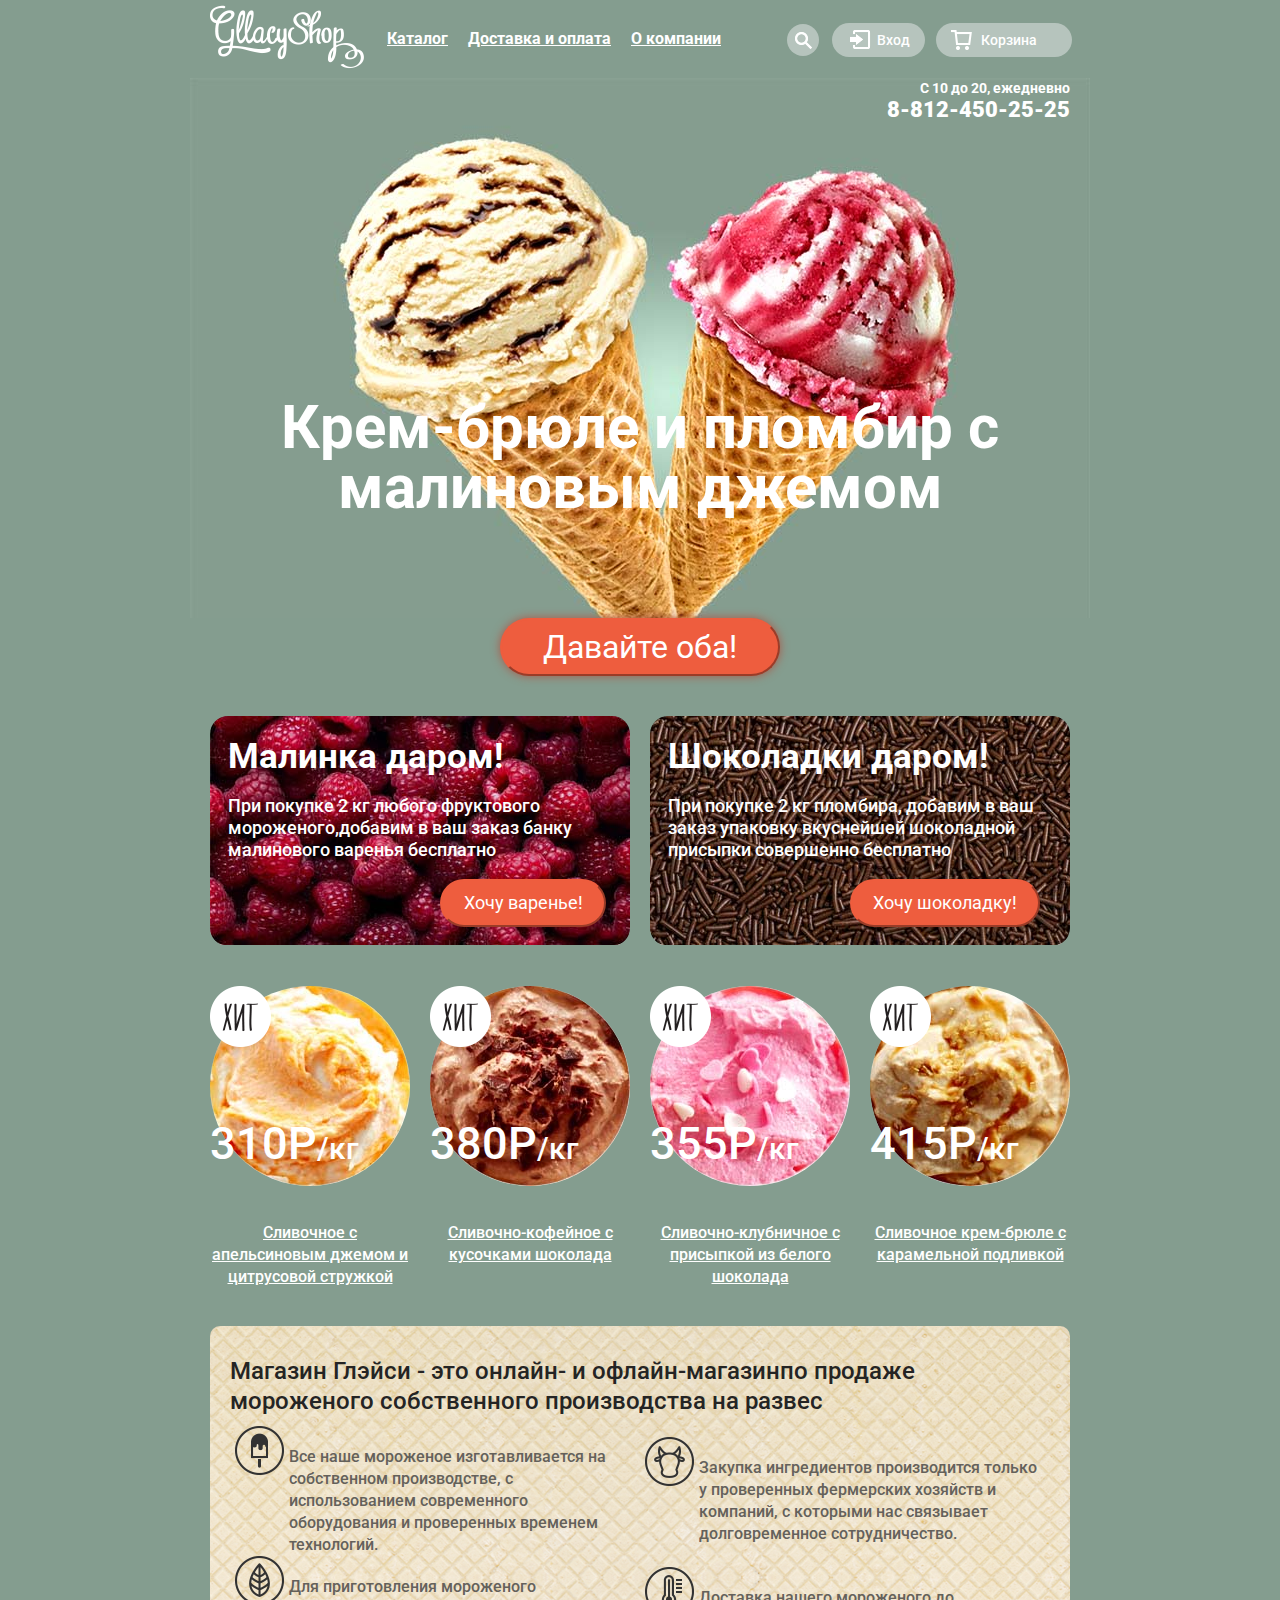
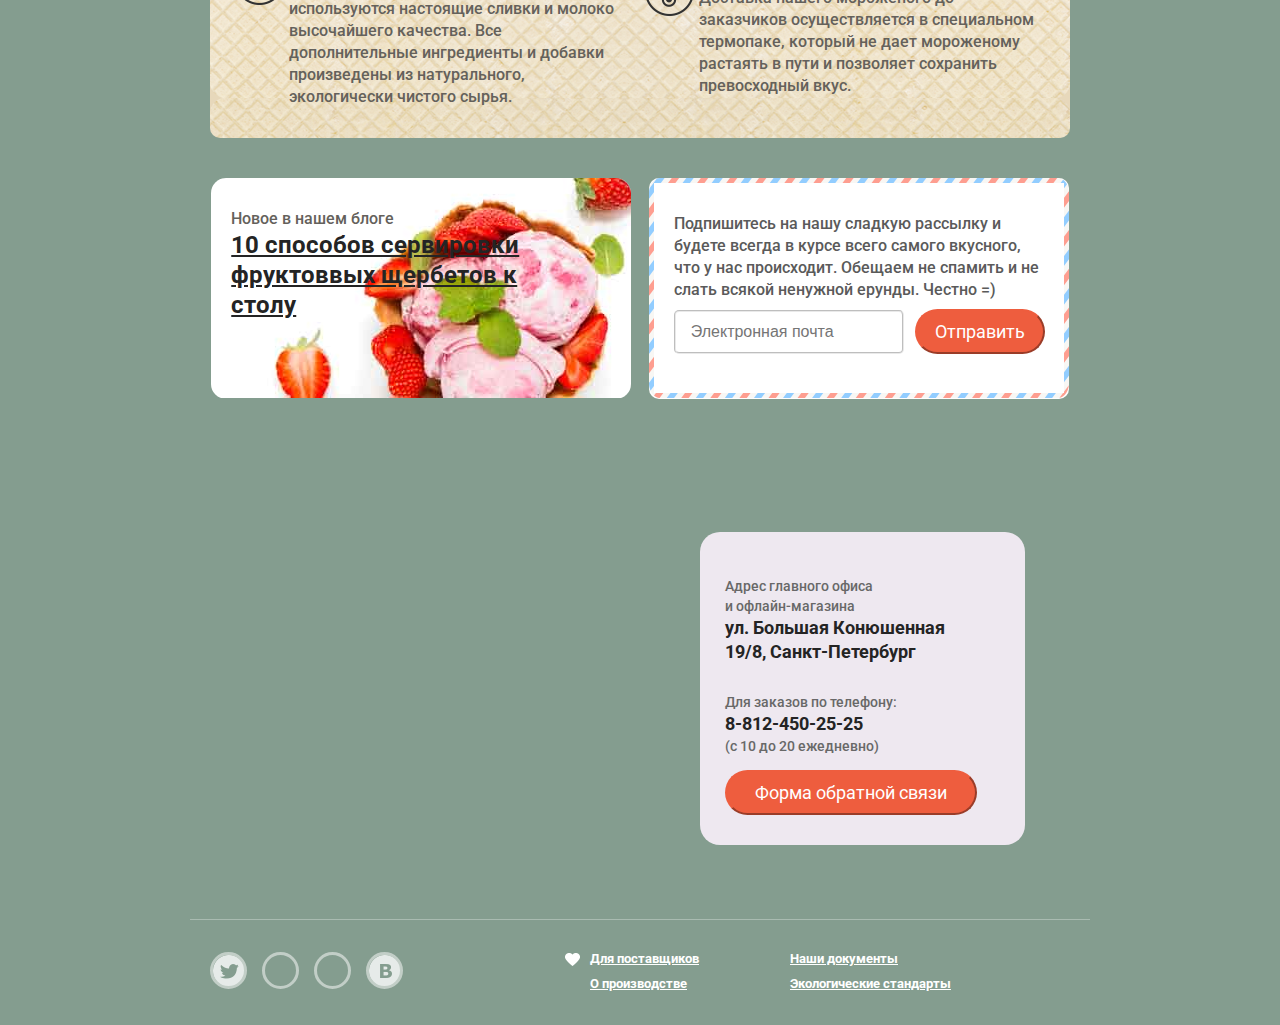
<file: Layout/index.html>
<!DOCTYPE html>
<html>
    <head>
        <meta charset="utf-8">
        <title>Gllacy</title>
        <link href="https://fonts.googleapis.com/css2?family=Roboto:wght@100;500;700&display=swap" rel="stylesheet">
        <link href="style.css" rel="stylesheet">
    </head>
    <body>
        <header class="main-header">
            <nav class="main-navigation">
                <a class="main-header-logo" href="index.html">
                    <img src="img/Logo.png" wieht="154" height="64" alt="Логотип gllacy">
                </a>
            <div class="main-navigation-wrapper">
                <div class="container-main">
                    <ul class="site-navigation">
                        <li class="catalog"><a href="catalog.html">Каталог</a></li>
                        <li class="delivery"><a href="#/">Доставка и оплата</a></li>
                        <li class="company"><a href="#/">О компании</a></li>
                    </ul>
                    <ul class="user-navigation">
                        <li class="search" onclick="classToggle()"><a href="#/"></a></li>
                        <li class="login-link"><a href="#/">Вход</a></li>
                        <li class="bucket"><a href="#/">Корзина</a></li>
                    </ul>
                </div>
            </div>
            </nav>
        </header>
        <div class="container">
            <h1 class="hit-main">Крем-брюле и пломбир с малиновым джемом</h1>
                <p class="schedule">С 10 до 20, ежедневно<br>
                   <b>8-812-450-25-25</b>
                </p>
        </div>
        <button class="button-main">Давайте оба!</button>
        <h2 class="visually-hidden">Акции</h2>
        <div class="stock-colums">
            <section class="stoсk-left">
                <h3 class="stock-name">Малинка даром!</h3>
                    <p>При покупке 2 кг любого фруктового
                        мороженого,добавим в ваш заказ банку
                        малинового варенья бесплатно
                    </p>   
                <button class="button-left">Хочу варенье!</button>
            </section>
            <section class="stock-right">
                <h3 class="stock-name">Шоколадки даром!</h3>
                    <p>При покупке 2 кг пломбира, добавим в ваш
                        заказ упаковку вкуснейшей шоколадной
                        присыпки совершенно бесплатно
                    </p>
                <button class="button-right">Хочу шоколадку!</button>
            </section>
        </div>
        <ul class="hit">
            <li class="hit-item hit-item--orange"><img src="img/hit.png" alt="Хит">
                <b>310Р</b>
                <a href="#/" class="hit-info">Сливочное с апельсиновым джемом и цитрусовой стружкой</a>
            </li>
            <li class="hit-item hit-item--cofe"><img src="img/hit.png" alt="Хит">
                <b>380Р</b>
                <a href="#/" class="hit-info">Сливочно-кофейное с кусочками шоколада</a>
            </li>
            <li class="hit-item hit-item--strawberry"><img src="img/hit.png" alt="Хит">
                <b>355Р</b>
                <a href="#/" class="hit-info">Cливочно-клубничное с присыпкой из белого шоколада</a>
            </li>
            <li class="hit-item hit-item--crem"><img src="img/hit.png" alt="Хит"><b>415Р</b>
                <a href="#/" class="hit-info">Сливочное крем-брюле с карамельной подливкой</a>
            </li>
        </ul>
        <section class="features-bg">
        <h4>Магазин Глэйси - это онлайн- и офлайн-магазинпо продаже
            мороженого собственного производства на развес
        </h4>
        <ul class="features">
            <li class="features-items"><img src="img/ice_cream.png" width="49" height="49"> 
                <p>Все наше мороженое изготавливается на
                    собственном производстве, с использованием
                    современного оборудования и проверенных
                    временем технологий.
                </p>
            </li>
            <li class="features-items"><img src="img/cow.png" width="49" height="49"> 
                <p>Закупка ингредиентов  производится только у
                    проверенных фермерских хозяйств и компаний,
                    с которыми нас связывает долговременное
                    сотрудничество.
                </p>
            </li>
            <li class="features-items"><img src="img/sheet.png" width="49" height="49"> 
                <p>Для приготовления мороженого используются
                    настоящие сливки и молоко высочайшего
                    качества. Все дополнительные ингредиенты
                    и добавки произведены из натурального,
                    экологически чистого сырья.
                </p>
            </li>
            <li class="features-items"><img src="img/thermometer.png" width="49" height="49"> 
                <p>Доставка нашего мороженого до заказчиков
                    осуществляется в специальном термопаке,
                    который не дает мороженому растаять в пути и
                    позволяет сохранить превосходный вкус.
                </p>
            </li>
        </ul>
        </section>
        <div class="blog-appointment">
        <section class="blog">
            <p class="blog-info">Новое в нашем блоге
                <a href="#/">10 способов сервировки фруктоввых
                    щербетов к столу
                </a>
            </p>
        </section>
        <section class="appointment">
            <p class="appointment-info">Подпишитесь на нашу сладкую рассылку
                и будете всегда в курсе всего самого вкусного, что у
                нас происходит. Обещаем не спамить и не слать
                всякой ненужной ерунды. Честно =)</p>
            <form class="appoinment-form" action="#/" method="post">
                <p class="appoinment-item">
                    <input id="appoinment-mail" type="text" name="mail" value="" placeholder="Электронная почта">
                </p>
            <button class="button" type="submit">Отправить</button>    
            </form>
        </section>
        </div>
        <section class="modal-login">
            <h2>Личный кабинет</h2>
            <p>Введите логин и пароль.</p>
            <form class="login-form" action="#" method="post">
                <p>
                    <label class="visually-hidden" for="user-login"></label>
                    <input class="login-user" type="text" id="user-login" name="login" placeholder="Логин">
                </p>
                <p>
                    <label class="visually-hidden" for="password-login"></label>
                    <input class="login-password" type="password" id="password-login" name="password" placeholder="Пароль">
                </p>
                <p class="login-info">
                    <label class="login-checkbox">
                        <input type="checkbox" name="remember" class="visually-hidden">
                        <span class="checkbox-indicator"></span>
                        Запомнить меня
                    </label>    
                <a class="restore" href="#/">Я забыл пароль!</a>
                </p>
                <button class="login-button" type="submit">Войти</button>
            </form>
            <button class="modal-close" type="button">x</button>
        </section>
        <section id="finder" class="modal-searchoff">
            <input type="text" class="search-text" placeholder="Что ищем?">
        </section>
        <section class="modal-feedback">
            <h2>Мы обязательно вам ответим!</h2>
            <form class="feedback-form" action="#/" method="post">
                <p>
                    <input class="name-user" type="text" placeholder="Как Вас зовут?">
                </p>
                <p>
                    <input class="mail-user" type="text" placeholder="Ваша почта для ответа?">
                </p>
                <button class="feedback-button" type="submit">Отправить</button>
            </form>
            <button class="modal-close" type="button">x</button>
        </section>

        <script>
            function classToggle() {
                finder.classList.toggle("modal-search");
                finder.classList.toggle("modal-searchoff");
            }

            var link = document.querySelector(".login-link");
    
            var popup = document.querySelector(".modal-login");
            var close = popup.querySelector(".modal-close");
    
            var form = popup.querySelector("form");
            var login = popup.querySelector("[name=login]");
            var password = popup.querySelector("[name=password]");
    
            var isStorageSupprot = true;
            var storage = "";
    
            link.addEventListener("click", function(event) {
                event.preventDefault();
                popup.classList.add("modal-show");
    
                if (storage) {
                    login.value = storage;
                    password.focus();
                } else {
                    login.focus();
                }
            });
    
            close.addEventListener("click", function (event) {
                event.preventDefault();
                popup.classList.remove("modal-show");
                popup.classList.remove("modal-error");
            });
    
            form.addEventListener("submit", function(event) {
                if (!login.value || !password.value) {
                    event.preventDefault();
                    popup.classList.remove("modal-error");
                    popup.classList.add("modal-error");
                } else {
                    if (isStorageSupprot) {
                        localStorage.setItem("login", login.value);
                    }
                }
            });
    
            window.addEventListener("keydown", function (event) {
                if (event.keyCode === 27) {
                    event.preventDefault();
                    if (popup.classList.contains("modal-show")) {
                        popup.classList.remove("modal-show");
                        popup.classList.remove("modal-error");
                    }
                }
            });
        </script>   
    <footer class="main-footer">
        <section class="map">
            <iframe src="https://www.google.com/maps/embed?pb=!1m16!1m12!1m3!1d2393.9904400326113!2d30.32160482873139!3d59.93852706126841!2m3!1f0!2f0!3f0!3m2!1i1024!2i768!4f13.1!2m1!1z0YPQuy4g0JHQvtC70YzRiNCw0Y8g0JrQvtC90Y7RiNC10L3QvdCw0Y88YnI-ICAgICAgICAgICAgICAgICAgICAgICAgIDE5LzgsINCh0LDQvdC60YIt0J_QtdGC0LXRgNCx0YPRgNCz!5e0!3m2!1sru!2sru!4v1648576052797!5m2!1sru!2sru" width="900" height="450" style="border:0;" allowfullscreen="" loading="lazy" referrerpolicy="no-referrer-when-downgrade"></iframe>
            <h2 class="visually-hidden">Адрес</h2>
                <div class="map-info">
                    <div class="address">
                        <p>Адрес главного офиса<br> 
                        и офлайн-магазина<br>
                        <b>ул. Большая Конюшенная<br>
                        19/8, Санкт-Петербург</b><br>
                        </p>
                    </div>
                    <div class="number">
                        <p>Для заказов по телефону:<br>
                        <b>8-812-450-25-25</b><br>
                        (с 10 до 20 ежедневно)
                        </p>
                    </div>
                    <button class="button-map">Форма обратной связи</button>
                </div>
        </section>
        <div class="footer-social">
            <div class="container-footer">
                <ul class="social-icons">
                    <li class="social-tw"><a class="social-button" href="#/"></a></li>
                    <li class="social-inst"><a class="social-button" href="#/"></a></li>
                    <li class="social-face"><a class="social-button" href="#/"></a></li>
                    <li class="social-vk"><a class="social-button" href="#/"></a></li>
                </ul>
                <ul class="copyright">
                    <div class="copyright-info">
                        <li class="supl"><a href="#/">Для поставщиков</a></li>
                        <li class="prod"><a href="#/">Наши документы</a></li>
                        <li class="docinfo"><a href="#/">О производстве</a></li>
                        <li class="standart"><a href="#/">Экологические стандарты</a></li>
                    </div>
                </ul>
            </div>
        </div>
        <script>
             var feedbackLink = document.querySelector(".button-map");

            var feedbackPopup = document.querySelector(".modal-feedback");
            var feedbackClose = feedbackPopup.querySelector(".modal-close");

            feedbackLink.addEventListener("click", function(event) {
                event.preventDefault();
                feedbackPopup.classList.add("feedback-show");
            });

            feedbackClose.addEventListener("click", function (event) {
                event.preventDefault();
                feedbackPopup.classList.remove("feedback-show");
            });
        </script>
    </footer>  
    </body>
</html>
</file>
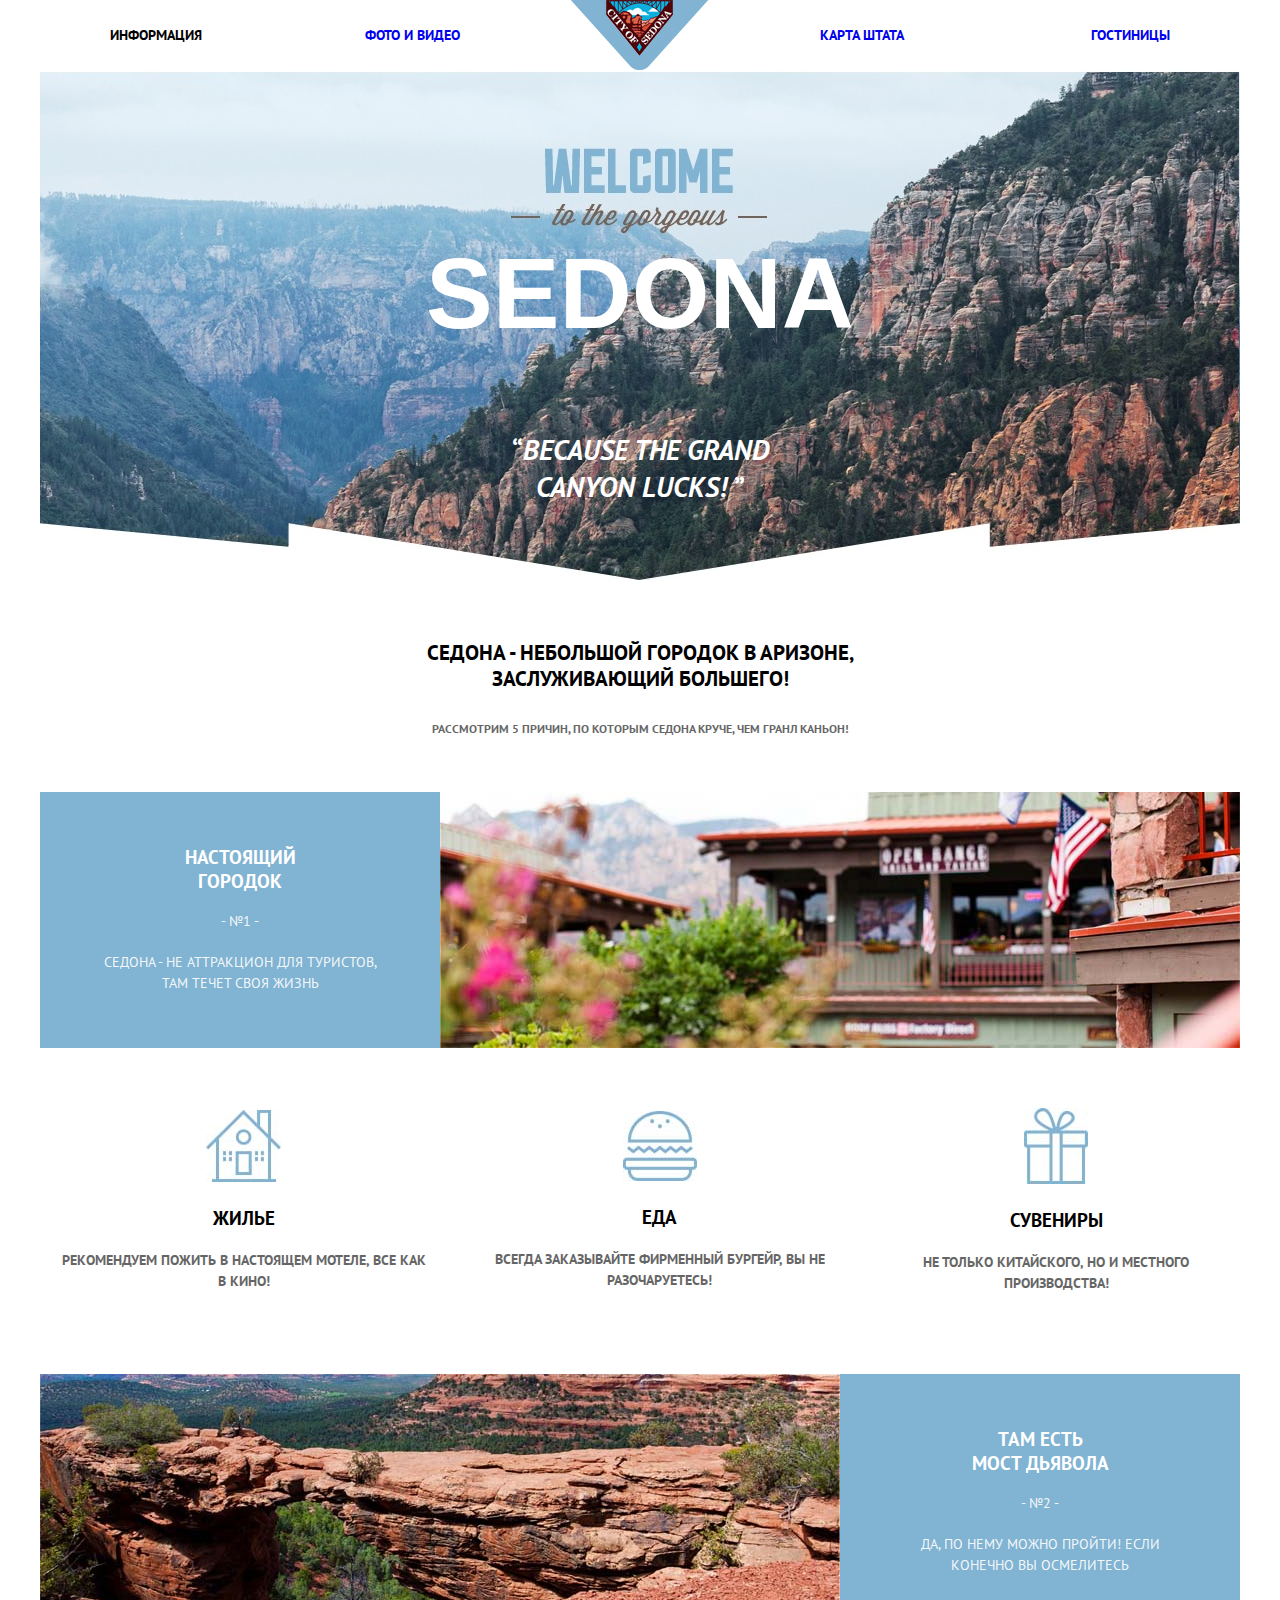
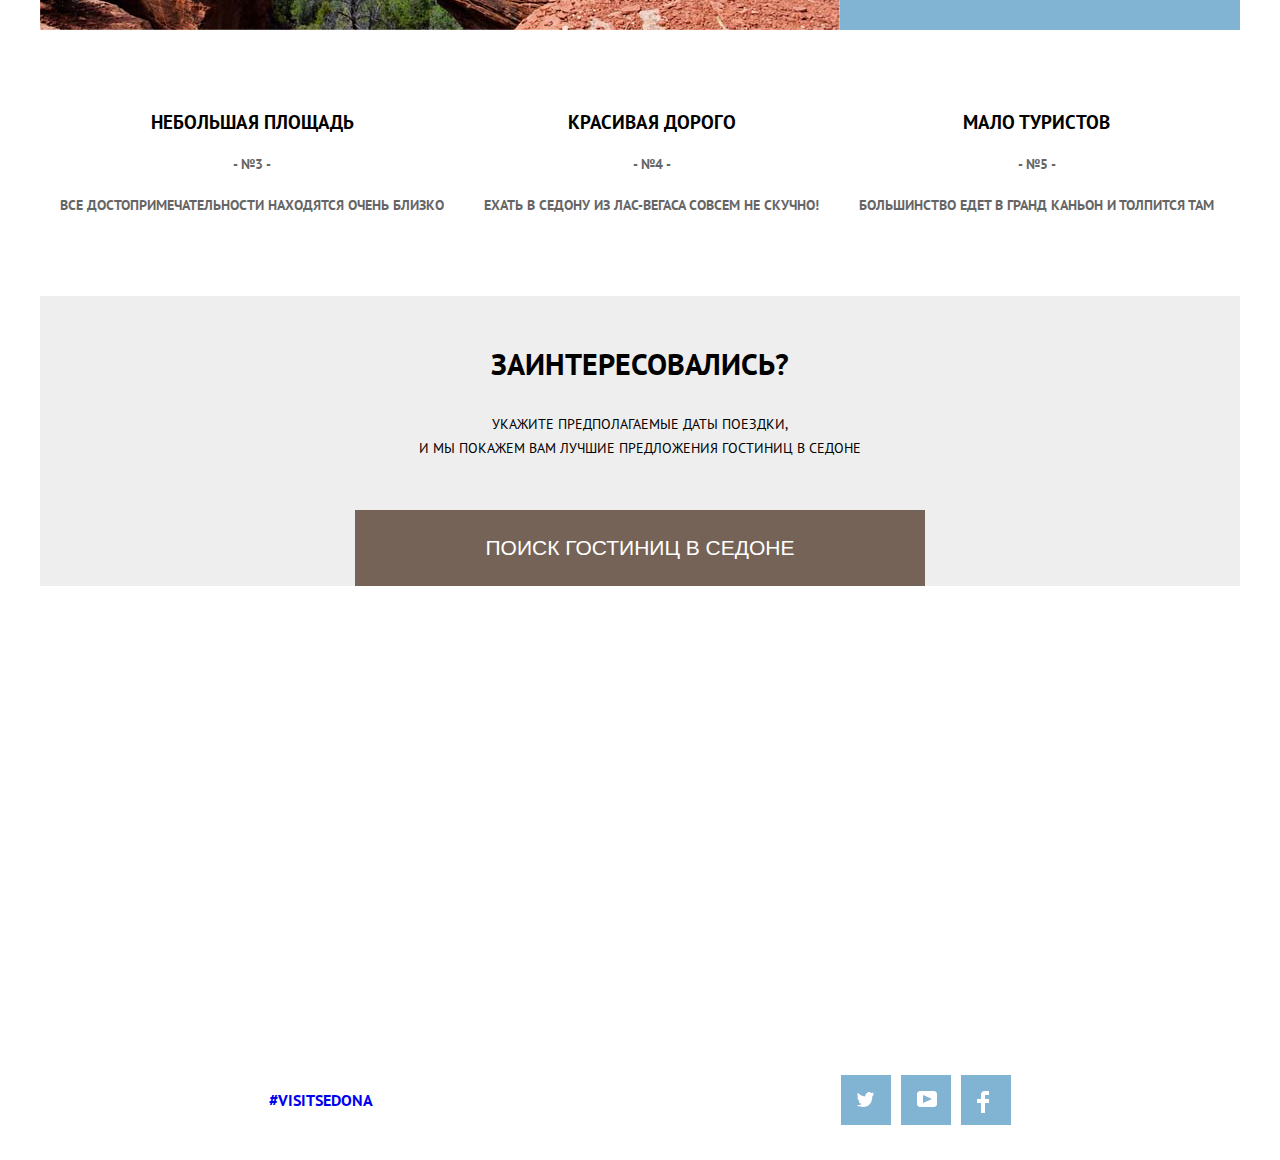
<file: LayoutSedona/index.html>
<!DOCTYPE html>
<html>
  <head>
    <meta charset="utf-8" />
    <title>Sedona</title>
    <link rel="stylesheet" href="style.css" />
    <script defer src="script.js"></script>
    <link
      href="https://fonts.googleapis.com/css2?family=PT+Sans:wght@400;700&display=swap"
      rel="stylesheet"/>
  </head>
  <body>
    <header>
      <nav class="main-navigation--wrapper">
      <ul class="main-navigation">
        <li class="main-navigation__items main-navigation__items--active"><a href="#/">информация</a></li>
        <li class="main-navigation__items"><a href="#/">фото и видео</a></li>
      </ul>
      <img src="img/logo.jpg" />
      <ul class="main-navigation">
        <li class="main-navigation__items"><a href="#map">карта штата</a></li>
        <li class="main-navigation__items"><a href="hotels.html">гостиницы</a></li>
      </ul>
      </nav>
    </header>
    <main>
      <section class="main-container">
        <h1 class="main-container__label">Sedona</h1>
        <q class="main-container__quote"><i>Because the Grand Canyon lucks! </i></q>
      </section>
      <section class="main-info">
        <h2 class="main-info__preview">
          седона - небольшой городок в аризоне, заслуживающий большего!
        </h2>
        <p class="main-info__benefits">
          рассмотрим 5 причин, по которым седона круче, чем гранл каньон!
        </p>
      </section>
      <section class="advantage">
        <section class="advantage-img">
          <div>
            <h3 class="advantage-img__main">настоящий<br />городок</h3>
            <p class="advantage-img__items">- №1 -</p>
            <p class="advantage-img__items">
              седона - не аттракцион для туристов, там течет своя жизнь
            </p>
          </div>
          <img src="img/advantage_top.jpg"/>
        </section>
        <ul class="advantage-options">
          <li>
            <img src="img/house.jpg" />
            <h3>жилье</h3>
            <p class="advantage-options__items">
              рекомендуем пожить в настоящем мотеле, все как в кино!
            </p>
          </li>
          <li>
            <img src="img/food.jpg" />
            <h3>еда</h3>
            <p class="advantage-options__items">
              всегда заказывайте фирменный бургейр, вы не разочаруетесь!
            </p>
          </li>
          <li>
            <img src="img/present.jpg" />
            <h3>сувениры</h3>
            <p class="advantage-options__items">
              не только китайского, но и местного производства!
            </p>
          </li>
        </ul>
        <section class="advantage-img">
            <img src="img/advantage_bottom.jpg" />
          <div>
            <h3 class="advantage-img__main">там есть<br />мост дьявола</h3>
            <p class="advantage-img__items">- №2 -</p>
            <p class="advantage-img__items">
              да, по нему можно пройти! если конечно вы осмелитесь
            </p>
          </div>
        </section>
        <ul class="advantage-options">
          <li>
            <h3>небольшая площадь</h3>
            <p class="advantage-options__items">- №3 -</p>
            <p class="advantage-options__items">
              все достопримечательности находятся очень близко
            </p>
          </li>
          <li>
            <h3>красивая дорого</h3>
            <p class="advantage-options__items">- №4 -</p>
            <p class="advantage-options__items">
              ехать в седону из лас-вегаса совсем не скучно!
            </p>
          </li>
          <li>
            <h3>мало туристов</h3>
            <p class="advantage-options__items">- №5 -</p>
            <p class="advantage-options__items">
              большинство едет в гранд каньон и толпится там
            </p>
          </li>
        </ul>
      </section>
      <section class="appointment">
        <h2>заинтересовались?</h2>
        <p>
          укажите предполагаемые даты поездки,<br />
          и мы покажем вам лучшие предложения гостиниц в седоне
        </p>
        <div>
        <button class="appointment__button">поиск гостиниц в седоне</button>
        <section id="appointment" class="popap-appointment--off">
          <div class="popap-date">
          <label for="start">дата заезда:</label>
          <input type="date" id="start" value="2022-05-17" min="2022-05-17" max="2023-05-17">
          <label for="end">дата выезда:</label>
          <input type="date" id="end" value="2022-05-17" min="2022-05-18" max="2023-05-18">
          </div>
          <div class="popap-counts">
            <label class="adult-count" for="adult">взрослые:</label>
            <span class="popap-counts__range">
              <button class="popap-counts_minus">-</button>
              <input type="number" id="adult" value="0">
              <button class="popap-counts_plus">+</button>
            </span>
            <label class="children-count" for="children">дети:</label>
            <span class="popap-counts__range">
              <button class="popap-counts_minus">-</button>
              <input type="number" id="children" value="0">
              <button class="popap-counts_plus">+</button>
            </span>
          </div>
          <button class="popap-button">найти</button>
        </section>
        </div>
      </section>
    </main>
    <footer>
      <a name="map"></a>
      <div class="main-footer">
        <iframe
          src="https://www.google.com/maps/embed?pb=!1m18!1m12!1m3!1d129183.56577601402!2d-111.84726874546698!3d34.84817848289572!2m3!1f0!2f0!3f0!3m2!1i1024!2i768!4f13.1!3m3!1m2!1s0x872da132f942b00d%3A0x5548c523fa6c8efd!2z0KHQtdC00L7QvdCwLCDQkNGA0LjQt9C-0L3QsCA4NjMzNiwg0KHQqNCQ!5e0!3m2!1sru!2sru!4v1652398087093!5m2!1sru!2sru" width="1200" height="450"style="border: 0" allowfullscreen="" loading="lazy" referrerpolicy="no-referrer-when-downgrade"></iframe>
        <ul class="footer-social">
          <li><a href="#/">#visitsedona</a></li>
          <li>
            <ul class="social__items">
              <li>
                <a href="#/"><img src="img/twitter.svg" /></a>
              </li>
              <li>
                <a href="#/"><img src="img/youtube.svg" /></a>
              </li>
              <li>
                <a href="#/"><img src="img/fb-icon.svg" /></a>
              </li>
            </ul>
          </li>
        </ul>
      </div>
    </footer>
  </body>
</html>
</file>
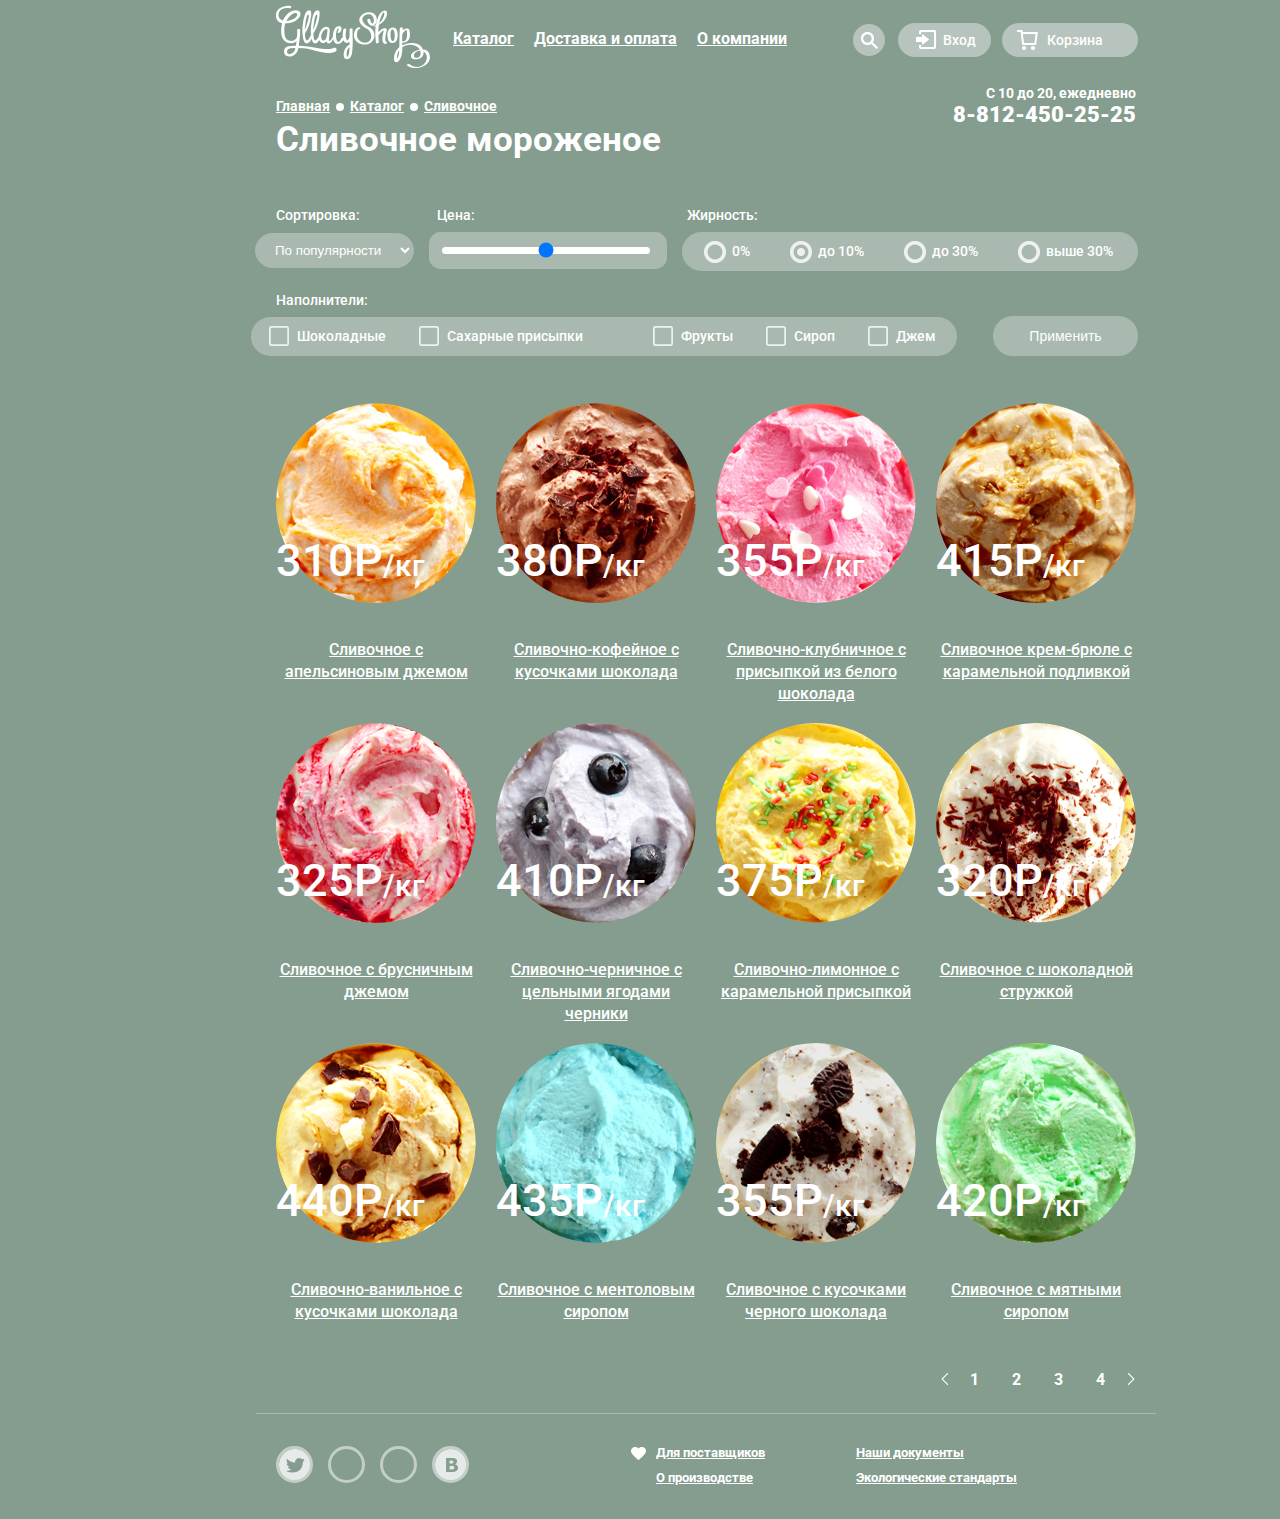
<file: Layout/catalog.html>
<!DOCTYPE html>
<html>
    <head>
        <meta charset="utf-8">
        <title>Gllacy</title>
        <link href="https://fonts.googleapis.com/css2?family=Roboto:wght@100;500;700&display=swap" rel="stylesheet">
        <link href="style.css" rel="stylesheet">
    </head>
    <body class="body-catalog">
        <header class="main-header">
            <nav class="main-navigation">
                <a class="main-header-logo" href="index.html">
                    <img src="img/Logo.png" wieht="154" height="64" alt="Логотип gllacy">
                </a>
            <div class="main-navigation-wrapper">
                <div class="container-main">
                    <ul class="site-navigation">
                        <li class="catalog"><a href="#/">Каталог</a></li>
                        <li class="delivery"><a href="#/">Доставка и оплата</a></li>
                        <li class="company"><a href="#/">О компании</a></li>
                    </ul>
                    <ul class="user-navigation">
                        <li class="search" onclick="classToggle()"><a href="#/"></a></li>
                        <li class="login-link"><a href="#/">Вход</a></li>
                        <li class="bucket"><a href="#/">Корзина</a></li>
                    </ul>
                </div>
            </div>
            </nav>    
        </header>
        <main class="container-cat">
            <ul class="breadcrumbs">
                <li><a href="index.html">Главная</a></li>
                <li><a href="#/">Каталог</a></li>
                <li><a href="#/">Сливочное</a></li>
            </ul>
            <h1 class="page-title">Сливочное мороженое</h1>
            <p class="schedul-catal">С 10 до 20, ежедневно<br>
                <b>8-812-450-25-25</b>
             </p>
            <section class="filter">
                <h2 class="visually-hidden">Фильтр товаров</h2>
            <form class="filter-form" method="get" action="#">
                    <div class="filter-sort">
                    <p>Сортировка:</p>
                    <select> 
                        <option class="filter-option">
                            По популярности
                        </option>
                        <option class="filter-option">
                            По отзывам
                        </option>
                    </select>
                    </div>
                    <div class="filter-price">
                        <p>Цена:</p>
                            <input type="range" class="range-price">
                    </div>
                    <div class="filter-fat">
                        <p>Жирность:</p>
                        <ul>
                            <li class="fatting">
                                <input id="radio1" type="radio" name="fatting-group" value="0%">
                                <label for="radio1">0%</label>
                            </li>
                            <li class="fatting">
                                <input id="radio2" type="radio" name="fatting-group" value="10%" checked>
                                <label for="radio2">до 10%</label>
                            </li>
                            <li class="fatting">
                                <input id="radio3" type="radio" name="fatting-group" value="30%">
                                <label for="radio3">до 30%</label>
                            </li>
                            <li class="fatting">
                                <input id="radio4" type="radio" name="fatting-group" value="30%">
                                <label for="radio4">выше 30%</label>
                            </li>
                        </ul>
                    </div>
                    <div class="filter-filler">
                        <p>Наполнители:</p>
                        <ul>
                            <li class="filter-info">
                                <input type="checkbox" id="filler-chocolate" name="chocolate">
                                <label for="filler-chocolate">Шоколадные</label>
                            </li>
                            <li class="filter-info">
                                <input type="checkbox" id="filler-sugar" name="sugar">
                                <label for="filler-sugar">Сахарные присыпки</label>
                            <li>
                            <li class="filter-info">
                                <input type="checkbox" id="filler-fruit" name="fruit">
                                <label for="filler-fruit">Фрукты</label>
                            </li>
                            <li class="filter-info">
                                <input type="checkbox" id="filler-syrup" name="syrop">
                                <label for="filler-syrup">Сироп</label>
                            </li>
                            <li class="filter-info">
                                <input type="checkbox" id="filler-jam" name="jam">
                                <label for="filler-jam">Джем</label>
                            </li>
                        </ul>
                    </div>
                <button type="submit" class="filter-button">Применить</button>
            </form>
        </main>        
            <ul class="catalog-list">
                <li class="item-orange">
                    <b>310Р</b>
                    <a href="#/" class="item-info">Сливочное с апельсиновым джемом</a>
                </li>
                <li class="item-cofe">
                    <b>380Р</b>
                    <a href="#/" class="item-info">Сливочно-кофейное с кусочками шоколада</a>
                </li>
                <li class="item-strawberry">
                    <b>355Р</b>
                    <a href="#/" class="item-info">Сливочно-клубничное с присыпкой из белого шоколада</a>
                </li>
                <li class="item-crem">
                    <b>415Р</b>
                    <a href="#/" class="item-info">Сливочное крем-брюле с карамельной подливкой</a>
                </li>
                <li class="item-cowberry">
                    <b>325Р</b>
                    <a href="#/" class="item-info">Сливочное с брусничным джемом</a>
                </li>
                <li class="item-berry">
                    <b>410Р</b>
                    <a href="#/" class="item-info">Сливочно-черничное с цельными ягодами черники</a>
                </li>
                <li class="item-caramel">
                    <b>375Р</b>
                    <a href="#/" class="item-info">Сливочно-лимонное с карамельной присыпкой</a>
                </li>
                <li class="item-chocolate">
                    <b>320Р</b>
                    <a href="#/" class="item-info">Сливочное с шоколадной стружкой</a>
                </li>
                <li class="item-vanil">
                    <b>440Р</b>
                    <a href="#/" class="item-info">Сливочно-ванильное с кусочками шоколада</a>
                </li>
                <li class="item-mentol">
                    <b>435Р</b>
                    <a href="#/" class="item-info">Сливочное с ментоловым сиропом</a>
                </li>
                <li class="item-black">
                    <b>355Р</b>
                    <a href="#/" class="item-info">Сливочное с кусочками черного шоколада</a>
                </li>
                <li class="item-mint">
                    <b>420Р</b>
                    <a href="#/" class="item-info">Сливочное с мятными сиропом</a>
                </li>
            </ul>
            <ul class="pagination-list">
                <li class="pagination-item"><a href="#/">1</a></li>
                <li class="pagination-item"><a href="#/">2</a></li>
                <li class="pagination-item"><a href="#/">3</a></li>
                <li class="pagination-item"><a href="#/">4</a></li>
            </ul>
        </section> 
    <footer class="main-footer">
        <div class="footer-social">
            <div class="container-footer">
                <ul class="social-icons">
                    <li class="social-tw"><a class="social-button" href="#/"></a></li>
                    <li class="social-inst"><a class="social-button" href="#/"></a></li>
                    <li class="social-face"><a class="social-button" href="#/"></a></li>
                    <li class="social-vk"><a class="social-button" href="#/"></a></li>
                </ul>
                <ul class="copyright">
                    <div class="copyright-info">
                        <li class="supl"><a href="#/">Для поставщиков</a></li>
                        <li class="prod"><a href="#/">Наши документы</a></li>
                        <li class="docinfo"><a href="#/">О производстве</a></li>
                        <li class="standart"><a href="#/">Экологические стандарты</a></li>
                    </div>
                </ul>
            </div>
        </div>
    </footer>
    <section class="modal-login">
        <h2>Личный кабинет</h2>
        <p>Введите логин и пароль.</p>
        <form class="login-form" action="#" method="post">
            <p>
                <label class="visually-hidden" for="user-login"></label>
                <input class="login-user" type="text" id="user-login" name="login" placeholder="Логин">
            </p>
            <p>
                <label class="visually-hidden" for="password-login"></label>
                <input class="login-password" type="password" id="password-login" name="password" placeholder="Пароль">
            </p>
            <p class="login-info">
                <label class="login-checkbox">
                    <input type="checkbox" name="remember" class="visually-hidden">
                    <span class="checkbox-indicator"></span>
                    Запомнить меня
                </label>    
            <a class="restore" href="#/">Я забыл пароль!</a>
            </p>
            <button class="login-button" type="submit">Войти</button>
        </form>
        <button class="modal-close" type="button">x</button>
    </section>
    <section id="finder" class="modal-searchoff">
        <input type="text" class="search-text" placeholder="Что ищем?">
    </section>
    <script>
        function classToggle() {
            finder.classList.toggle("modal-search");
            finder.classList.toggle("modal-searchoff");
        }

        var link = document.querySelector(".login-link");

        var popup = document.querySelector(".modal-login");
        var close = popup.querySelector(".modal-close");

        var form = popup.querySelector("form");
        var login = popup.querySelector("[name=login]");
        var password = popup.querySelector("[name=password]");

        var isStorageSupprot = true;
        var storage = "";

        link.addEventListener("click", function(event) {
            event.preventDefault();
            popup.classList.add("modal-show");

            if (storage) {
                login.value = storage;
                password.focus();
            } else {
                login.focus();
            }
        });

        close.addEventListener("click", function (event) {
            event.preventDefault();
            popup.classList.remove("modal-show");
            popup.classList.remove("modal-error");
        });

        form.addEventListener("submit", function(event) {
            if (!login.value || !password.value) {
                event.preventDefault();
                popup.classList.remove("modal-error");
                popup.classList.add("modal-error");
            } else {
                if (isStorageSupprot) {
                    localStorage.setItem("login", login.value);
                }
            }
        });

        window.addEventListener("keydown", function (event) {
            if (event.keyCode === 27) {
                event.preventDefault();
                if (popup.classList.contains("modal-show")) {
                    popup.classList.remove("modal-show");
                    popup.classList.remove("modal-error");
                }
            }
        });
    </script>   
    </body>         
</html>
</file>
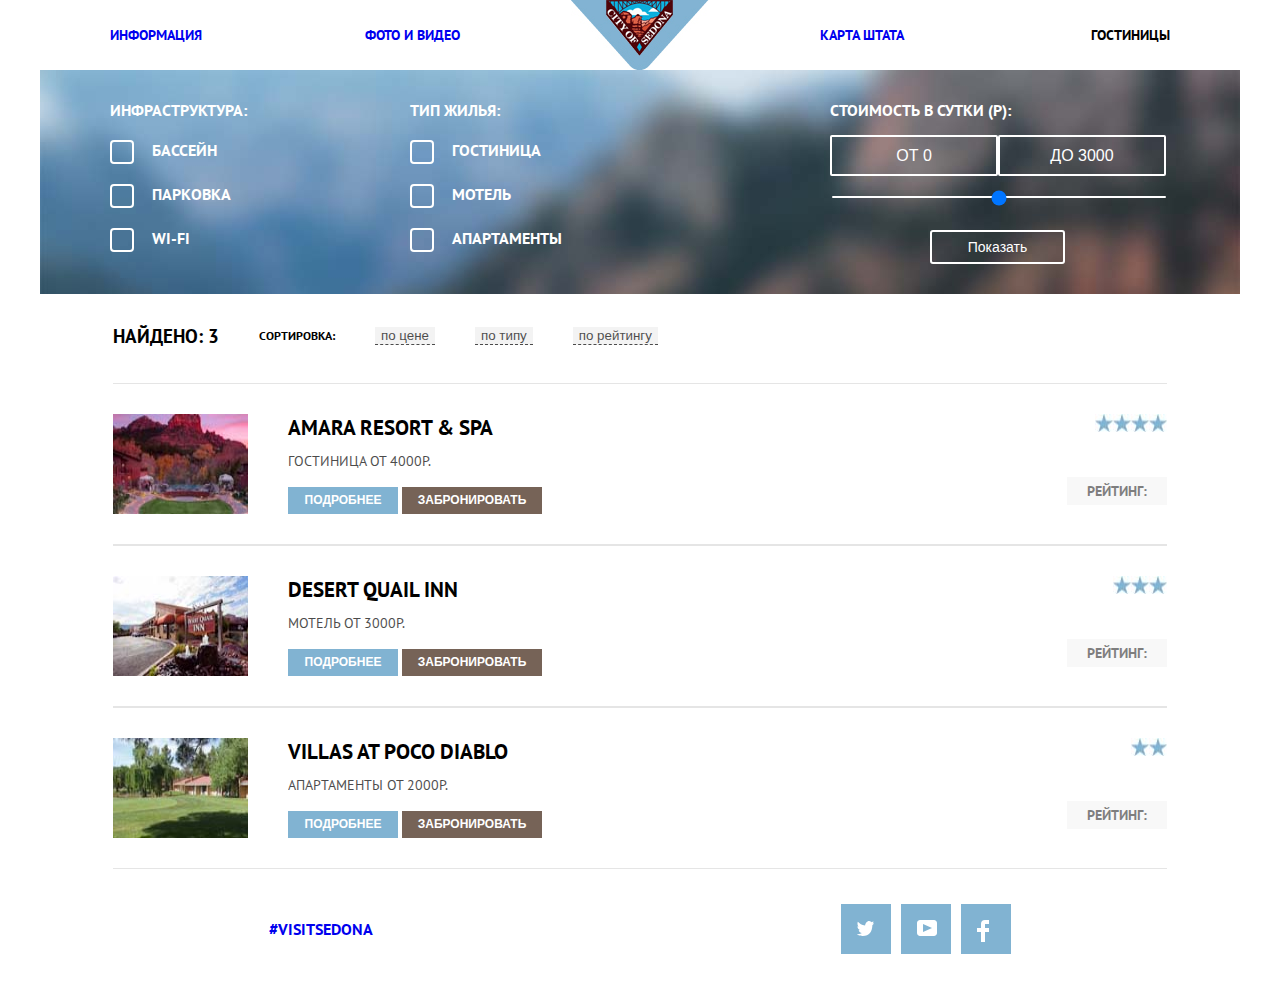
<file: LayoutSedona/hotels.html>
<!DOCTYPE html>
<html>
  <head>
    <meta charset="utf-8" />
    <title>Sedona</title>
    <link rel="stylesheet" href="style.css" />
    <link
      href="https://fonts.googleapis.com/css2?family=PT+Sans:wght@400;700&display=swap"
      rel="stylesheet"
    />
  </head>
  <body>
    <header>
      <nav class="main-navigation--wrapper">
        <ul class="main-navigation">
          <li class="main-navigation__items"><a href="index.html">информация</a></li>
          <li class="main-navigation__items"><a href="#/">фото и видео</a></li>
        </ul>
        <img src="img/logo.jpg" />
        <ul class="main-navigation">
          <li class="main-navigation__items"><a href="index.html#map">карта штата</a></li>
          <li class="main-navigation__items main-navigation__items--active"><a href="#/">гостиницы</a></li>
        </ul>
      </nav>
    </header>
      <main>
      <section class="hotels-filter">
        <div class="hotels-filter__infrastructure">
          <p class="hotels-filter__name">инфраструктура:</p>
          <input type="checkbox" class="custom-checkbox" id="бассейн" name="бассейн"/>
          <label for="бассейн">бассейн</label>
          <input type="checkbox" class="custom-checkbox" id="парковка" name="парковка"/>
          <label for="парковка">парковка</label>
          <input type="checkbox" class="custom-checkbox" id="wi-fi" name="wi-fi"/>
          <label for="wi-fi">wi-fi</label>
        </div>
        <div class="hotels-filter__housing">
          <p class="hotels-filter__name">тип жилья:</p>
          <input type="checkbox" class="custom-checkbox" id="гостиница" name="гостиница"/>
          <label for="гостиница">гостиница</label>
          <input type="checkbox" class="custom-checkbox" id="мотель" name="мотель"/>
          <label for="мотель">мотель</label>
          <input type="checkbox" class="custom-checkbox" id="апартаменты" name="апартаменты"/>
          <label for="апартаменты">апартаменты</label>
        </div>
        <div class="hotels-filter__range">
          <p class="hotels-filter__name">Стоимость в сутки (р):</p>
          <div class="price-controls">
            <label class="min-price__label" for="min"></label>
            <input class="min-price__input" type="number" name="min_price" id="min" placeholder="ОТ 0"/>
            <label class="max-price__label" for="max"></label>
            <input class="max-price__input" type="number" name="max_price" id="max" placeholder="ДО 3000"/>
          </div>
          <input class="price__range" type="range" id="price" name="price" />
          <button class="button-filter" type="submit">Показать</button>
        </div>
      </section>
      <section class="breadcrumbs">
        <h3>найдено: 3</h3>
        <p class="breadcrumbs-sort">сортировка:</p>
        <ul>
          <li class="breadcrumbs-sort__item"><button>по цене</button></li>
          <li class="breadcrumbs-sort__item"><button>по типу</button></li>
          <li class="breadcrumbs-sort__item"><button>по рейтингу</button></li>
        </ul>
      </section>
      <div class="hotels-option">
        <ul class="hotels-list">
          <li class="hotels-list__item">
            <div class="hotels-list__info">
              <img src="img/item_hotel.jpg" />
              <div class="hotels-list__main">
                <div class="hotels-list__text">
                  <b>amara resort & spa</b>
                  <p>гостиница от 4000р.</p>
                </div>
                <div class="hotels-button">
                  <button class="hotels-button__info">подробнее</button>
                  <button class="hotels-button__pay">забронировать</button>
                </div>
              </div>
            </div>
            <div class="hotels-rating">
              <div class="hotels-rating__stars">
                <img width="18px" height="18px" src="img/stars.jpg" />
                <img width="18px" height="18px" src="img/stars.jpg" />
                <img width="18px" height="18px" src="img/stars.jpg" />
                <img width="18px" height="18px" src="img/stars.jpg" />
              </div>
              <div class="hotels-rating_text">
                <p>рейтинг:</p>
              </div>
            </div>
          </li>
          <li class="hotels-list__item">
            <div class="hotels-list__info">
              <img src="img/item_motel.jpg" />
              <div class="hotels-list__main">
                <div class="hotels-list__text">
                  <b>desert quail inn</b>
                  <p>мотель от 3000р.</p>
                </div>
                <div class="hotels-button">
                  <button class="hotels-button__info">подробнее</button>
                  <button class="hotels-button__pay">забронировать</button>
                </div>
              </div>
            </div>
            <div class="hotels-rating">
              <div class="hotels-rating__stars">
                <img width="18px" height="18px" src="img/stars.jpg" />
                <img width="18px" height="18px" src="img/stars.jpg" />
                <img width="18px" height="18px" src="img/stars.jpg" />
              </div>
              <div class="hotels-rating_text">
                <p>рейтинг:</p>
              </div>
            </div>
          </li>
          <li class="hotels-list__item">
            <div class="hotels-list__info">
              <img src="img/item_aportament.jpg" />
              <div class="hotels-list__main">
                <div class="hotels-list__text">
                  <b>villas at poco diablo</b>
                  <p>апартаменты от 2000р.</p>
                </div>
                <div class="hotels-button">
                  <button class="hotels-button__info">подробнее</button>
                  <button class="hotels-button__pay">забронировать</button>
                </div>
              </div>
            </div>
            <div class="hotels-rating">
              <div class="hotels-rating__stars">
                <img width="18px" height="18px" src="img/stars.jpg" />
                <img width="18px" height="18px" src="img/stars.jpg" />
              </div>
              <div class="hotels-rating_text">
                <p>рейтинг:</p>
              </div>
            </div>
          </li>
        </ul>
      </div>
    </main>
    <footer>
      <div class="main-footer">
        <ul class="footer-social">
          <li><a href="#/">#visitsedona</a></li>
          <li>
            <ul class="social__items">
              <li>
                <a href="#/"><img src="img/twitter.svg" /></a>
              </li>
              <li>
                <a href="#/"><img src="img/youtube.svg" /></a>
              </li>
              <li>
                <a href="#/"><img src="img/fb-icon.svg" /></a>
              </li>
            </ul>
          </li>
        </ul>
      </div>
    </footer>
  </body>
</html>
</file>
<file: Layout/style.css>
body {
    margin: 0 auto;
    padding: 0;
    max-width: 900px;

    font-family: "Roboto", Arial, sans-serif;
    font-size: 14px;
    line-height: 24;
    font-weight: 700;
    color: #ffffff;

    background-color: #849d8f;
}
/* index */

 .main-navigation {
     font-size: 16px;
     line-height: 18px;

     display: flex;
     flex-direction: row;
     align-items: center;

     color: #ffffff;
 }

.site-navigation,
.user-navigation,
.hit,
.copyright,
.social-icons {
    list-style: none;
}

.site-navigation a,
.user-navigation a {
    color: #ffffff;
    display: block;
    padding:30px 12px;
}

.copyright a {
    color: #ffffff;
}

.stock-name {
    font-size: 35px;
    line-height: 41px;

    text-align: left;

    color: #ffffff;
}

.stock-name p {
    font-size: 18px;
    line-height: 22px;

    text-align: left;

    color: #ffffff;
}

/* main */

.main-header {
    width: 900px;
}

.main-header-logo {
    padding-left: 20px;
    cursor: pointer;
}

.site-navigation {
    display: flex;
    flex-wrap: wrap;

    width: 400px;
    margin: 0;
    padding: 0;
}

.catalog a,
.delivery a,
.company a {
margin: 20px 0px;
padding: 10px 10px;
}

.catalog a:hover,
.delivery a:hover,
.company a:hover {
    background-color: #ffffff;
    border-radius: 30px;
    color: #242424;
    text-decoration: none;
}

.user-navigation {
    display: flex;
    flex-wrap: wrap;
    justify-content: space-around;

    width: 300px;
    margin: 0;
    padding: 0;
}

.user-navigation a {
    text-decoration: none;
    font-size: 14px;
    font-weight: 500;
}

.user-navigation .search {
    position: relative;

    width: 34px;
}

.search {
    width: 32px;
    height: 32px;

    top: 24px;
    left: 5px;
}

.search a {
    width: 32px;
    height: 32px;

    padding: 0;
    margin: 0;

    background-image: url(img/search.png);
    background-repeat: no-repeat;
    background-color: #b6c4bd;
    background-position: 8px 8px;
    border-radius: 30px;
}

.search a:hover {
    background-color: #ffffff;
    background-image: url(img/search_bg.png);
}

.user-navigation .login-link {
    position: relative;
    text-align: right;

    width: 93px;
}

.login-link a {
    padding: 8px 0;
    padding-right: 15px;
    margin-left: 5px;
    margin-right: -5px;
    margin-top: 23px;

    background-color: #b6c4bd;
    border-radius: 30px;
    background-image: url(img/login.png);
    background-repeat: no-repeat;
    background-position: 18px 7px;
}

.login-link a:hover {
    background-color: #ffffff;
    background-image: url(img/login_bg.png);
    color: #242424;
}
    

.user-navigation .bucket {
    position: relative;
}

.bucket a {
    padding: 8px 0;
    padding-right: 35px;
    padding-left: 45px;
    margin-left: 5px;
    margin-top: 23px;

    background-color: #b6c4bd;
    border-radius: 30px;
    background-image: url(img/bucket.png);
    background-repeat: no-repeat;
    background-position: 15px 7px;
}

.bucket a:hover {
    background-color: #ffffff;
    background-image: url(img/bg_bucket.png);
    color: #242424;
}

.main-navigation-wrapper {
    width: 100%;
}

/* hit-menu */

.container {
    background-image: url(img/main-bg.jpg);
    background-repeat: no-repeat;
}

.container-main {
    width: 700px;
    margin: 0 auto;
}

.hit-main {
    font-size: 60px;
    line-height: 60px;
    padding: 0;
    margin: 0;
    margin-bottom: 100px;  

    display: flex;
    text-align: center;
    align-items: flex-end;
}

.schedule {
    padding: 0;
    margin: 0;
    font-size: 14px;
    line-height: 20px;

    height: 320px;

    text-align: right;   
}

.schedule b {
    font-size: 22px;
    line-height: 24px;
}



.main-navigation-wrapper .container-main {
    display: flex;
}

.container {
   margin: 0;
   padding: 0;
   padding-left: 20px;
   padding-right: 20px;

   display: flex;
   flex-direction: column-reverse;

   width: 860px;
}

.button-main {
    width: 280px;

    padding: 5px;
    margin-left: 310px;

    font-family: inherit;
    font-size: 32px;
    line-height: 44px;

    display: flex;
    align-items: center;
    justify-content: center;

    background-color: #ee5d3e;
    border-radius: 40px;
    border-color: #ee5d3e;
    box-shadow: 0 0 10px rgba(171, 89, 72, 1);
    color: #ffffff;
    cursor: pointer;
    
}

.visually-hidden {
    display: none;
}

.stock-colums {
    width: 860px;
    height: 230px;
    margin: 40px 20px;

    display: flex;
    justify-content: space-between;
}

.stock-colums h3 {
    font-size: 35px;
    line-height: 41px;
    
    margin: 0;
    padding-top: 20px;
    padding-left: 18px;
}

.stock-colums p {
    font-size: 18px;
    line-height: 22px;
    font-weight: 500;

    margin: top 24px;
    padding-left: 18px;
}

.stoсk-left {
    width: 420px;

    display: flex;
    flex-direction: column;

    background-image: url(img/raspberry_bg.jpg);
    background-repeat: no-repeat;
    border-radius: 18px;
}

.button-left {
    margin-left: 230px;
    padding: 10px;

    font-size: 18px;
    font-family: inherit;
    line-height: 24px;

    width: 166px;

    background-color: #ee5d3e;
    border-radius: 40px;
    border-color: #ee5d3e;
    box-shadow: rgba(171, 89, 72, 1);
    color: #ffffff;
    cursor: pointer;
}

.stock-right {
    width: 420px;

    display: flex;
    flex-direction: column;

    background-image: url(img/choclate_bg.jpg);
    background-repeat: no-repeat;
    border-radius: 18px;
}

.button-right {
    margin-left: 200px;
    padding: 10px;

    font-size: 18px;
    font-family: inherit;
    line-height: 24px;

    width: 190px;

    background-color: #ee5d3e;
    border-radius: 40px;
    border-color: #ee5d3e;
    box-shadow: rgba(171, 89, 72, 1);
    color: #ffffff;
    cursor: pointer;
}

.hit {
    width: 860px;
    height: 320px;
    padding-left: 20px;
    margin: 0;

    display: flex;
    justify-content: space-between;
    text-align: left;
}

.hit-item b {
    font-size: 45px;
    line-height: 45px;
    font-weight: 500;

    color: #ffffff;
}

.hit-item b::after {
    content: "/кг";
    font-size: 30px;
}

.hit-item {
    width: 200px;
    height: 200px;

    background-repeat: no-repeat;
    border-radius: 100px;   
}

.hit-item--orange {
    background-image: url(img/hit_1.jpg);
}

.hit-item--cofe {
    background-image: url(img/hit_2.jpg);
}

.hit-item--strawberry {
    background-image: url(img/hit_3.jpg);
}

.hit-item--crem {
    background-image: url(img/hit_4.jpg);
}

.hit a {
    font-size: 16px;
    line-height: 22px;
    font-weight: 500;
    color: #ffffff;

    display: block;
    text-align: center;
    margin-top: -100px;    
}

.hit a:hover {
    background-color: #b6c4bd;
    border-radius: 10px;
}

.hit img {
    position: absolute;
}

/* features */

.features-bg {
    width: 860px;
    margin: 0 20px;

    border-radius: 10px;
    background-color: #e7d8bb;
    background-image: url(img/features_bg.png);
    background-position: 0 0;
    background-repeat: repeat;
}

.features-bg h4 {
    width: 860px;

    font-size: 24px;
    line-height: 30px;
    font-weight: 500;

    padding-top: 30px;
    padding-left: 20px;
    padding-right: 20px;
    margin-top: 20px;
    margin-bottom: 0;

    text-align: left;
    box-sizing: border-box;

    color: #242424;
}

.features-items p {
    font-size: 16px;
    line-height: 22px;
    font-weight: 500;

    margin: 0;
    position: relative;

    text-align: left;

    color: #64615b;
}

.features-items {
    display: flex;

    width: 390px;
    margin: 10px 10px;
}

.features-items img {
    position: relative;
    right: 5px;
    bottom: 20px;
}

.features {
    display: flex;
    justify-content: center;
    align-items: center;
    flex-wrap: wrap;
    
    padding: 20px 10px;
    margin: 0;

    width: 840px;
}

/* blog */

.blog-info {
    font-size: 16px;
    line-height: 22px;
    font-weight: 500;

    text-align: left;

    color: #242424;
}

.blog-info a {
    font-size: 24px;
    line-height: 30px;
    font-weight: 700;

    width: 330px;

    padding: 0;
    display: block;
    text-align: left;

    color: #242424;
}

.blog-appointment {
    width: 860px;
    padding: 40px 20px;

    display: flex;
    justify-content: space-around;
}

.blog {
    width: 420px;
    margin-right: 15px;
    margin-bottom: 30px;

    background-image: url(img/blog_bg.jpg);
    background-repeat: no-repeat;
    border-radius: 15px;
}

.blog p {
    margin: 30px 20px;
    padding: 0;

    color: #64615b;
}

/* appointment */

.appointment {
    width: 420px;
    margin-bottom: 30px;

    display: flex;
    flex-direction: column;
    
    background-color: #ffffff;
    background-image: url(img/appointment-bg.png);
    background-position: 0 0;
    background-repeat: no-repeat;
    border-radius: 10px;
}

.appointment-info {
    font-size: 16px;
    line-height: 22px;
    font-weight: 500;

    padding-top: 35px;
    padding-left: 25px;
    padding-right: 30px;
    padding-bottom: 0;
    margin: 0;

    color: #5a5a5a;

    text-align: left;
}

.appoinment-form {
    display: flex;
    flex-wrap: wrap;
    justify-content: center;

    width: 370px;
    padding-top: 9px;
}

.appoinment-item {
    display: flex;

    width: 230px;
    padding: 0;
    margin: 0;
}
.appoinment-item input {
    width: 230px;
    height: 44px;
    padding: 0 15px;
    margin: 0;

    font-size: 16px;

    box-sizing: border-box;
    border-radius: 5px;
    border-color: rgba(211, 211, 211, 0.5);
    border-style: groove;

    position: relative;
    right: 45px;
}

.button {
    position: relative;
    margin-left: 12px;
    padding: 10px;

    width: 130px;
    bottom: 45px;
    left: 140px;

    font-size: 18px;
    font-family: inherit;

    background-color: #ee5d3e;
    border-radius: 30px;
    border-color: #ee5d3e;
    color: #ffffff;
    cursor: pointer;
}

/* map */

.map {
    display: flex;
    position: relative;
}
.map-info {
    display: flex;
    flex-direction: column;
    position: absolute;
    left: 510px;

    width: 300px;

    margin-top: 63px;
    padding-top: 30px;
    padding-bottom: 30px;
    padding-left: 25px;

    background-color: #eee8f0;
    border-radius: 20px;

    text-align: left;
}

.map-info p {
    font-size: 14px;
    line-height: 20px;
    font-weight: 500;

    color: #686868;
}

.number {
    font-size: 14px;
    line-height: 20px;

    color: #686868;
}

.map-info b {
    font-size: 18px;
    line-height: 24px;

    color: #242424;
}

.button-map {
    width: 252px;

    padding: 10px;

    font-size: 18px;
    font-family: inherit;

    background-color: #ee5d3e;
    border-radius: 30px;
    border-color: #ee5d3e;
    color: #ffffff;
    cursor: pointer;
}

/* social */

.footer-social {
    width: 900px;
    height: 100px;
    margin: 0;
    padding: 0;

    display: flex;
    border-top: 1px solid #a9bbb1;
}

.social-icons {
    display: flex;
    align-items: center;

    width: 460px;

    font-size: 13px;
    line-height: 18px;
    padding-left: 20px;
}

.social-tw {
    width: 31px;
    height: 31px;
    margin-right: 15px;

    background-image: url(img/twit.png);
    background-repeat: no-repeat;
    border-style: solid;
    border-radius: 20px;
    border-color: #c2cec7;
}

.social-inst {
    width: 31px;
    height: 31px;
    margin-right: 15px;

    background-repeat: no-repeat;
    border-style: solid;
    border-radius: 20px;
    border-color: #c2cec7;
}

.social-face {
    width: 31px;
    height: 31px;
    margin-right: 15px;

    background-repeat: no-repeat;
    border-style: solid;
    border-radius: 20px;
    border-color: #c2cec7;
}

.social-vk {
    width: 31px;
    height: 31px;
    margin-right: 15px;

    background-image: url(img/vk.png);
    background-repeat: no-repeat;
    border-style: solid;
    border-radius: 20px;
    border-color: #c2cec7;
}

.social-tw:hover,
.social-inst:hover,
.social-face:hover,
.social-vk:hover {
    border-color: #ffffff;
}


.social-button {
    position: absolute;

    width: 33px;
    height: 33px;
}

.container-footer {
    width: 860px;
    padding: 0;

    display: flex;
    position: relative;
}

/* copyright */

.copyright {
    display: flex;
    flex-direction: column;
    flex-wrap: wrap;

    font-size: 13px;
    line-height: 18px;

    padding: 0;
    margin: 0;

    width: 460px;
}

.copyright-info {
    display: flex;
    flex-direction: row;
    flex-wrap: wrap;

    width: 460px;
}

.copyright-info::before {
    content: "";
    width: 15px;
    height: 15px;

    position: absolute;
    right: 470px;
    top: 33px;

    background-image: url(img/heart.png);
    background-repeat: no-repeat;
    background-position: 0 0;
}

.copyright-info li {
    width: 200px;
    height: 50px;
}

.supl,
.prod {
    position: relative;
    top: 30px;
}

.docinfo,
.standart {
    position: relative;
    top: 5px;
}

/* catalog-main */

.body-catalog {
    margin: 0;
    padding: 0;
    margin-left: 20%;

    font-family: "Roboto", Arial, sans-serif;
    font-size: 14px;
    line-height: 24;
    font-weight: 700;
    color: #ffffff;

    background-color: #849d8f;
    background-image: none;
}

.page-title {   
    width: 420px;

    margin-left: 20px;
    margin-top: 5px;
    padding: 0;

    font-size: 35px;
    line-height: 41px;
}

.schedul-catal {
    position: relative;
    bottom: 100px;

    padding: 0;
    margin: 0 20px;

    font-size: 14px;
    line-height: 20px;

    height: 10px;
    text-align: right;   
}

.schedul-catal b {
    font-size: 22px;
    line-height: 24px;
}

.breadcrumbs {
    width: 240px;

    display: flex;
    justify-content: flex-start;
    flex-wrap: wrap;

    padding: 0;
    margin: 0;
    margin-left: 20px;
    margin-top: 20px;
    margin-bottom: 5px;

    list-style: none;
    font-size: 14px;
    line-height: 16px;
}

.breadcrumbs a {
    color: #ffffff;
}

.breadcrumbs li {
    position: relative;

    margin-right: 20px;
}

.breadcrumbs li:last-child {
    margin-right: 0;
}

.breadcrumbs li::after {
    content: "";

    position: absolute;
    top: 5px;
    right: -14px;

    width: 8px;
    height: 8px;

    background-color: #ffffff;
    border-radius: 10px;
}

.breadcrumbs li:last-child::after {
    display: none;
}

/* filter */

.filter-form {
    width: 960px;
    height: 170px;

    display: flex;
    flex-wrap: wrap;
}

.filter-sort {
    width: 195px;
    height: 75px;

    display: flex;
    margin-left: 20px;
    margin-right: -17px;
}

.filter-sort p,
.filter-price p,
.filter-fat p,
.filter-filler p {
    font-size: 14px;
    line-height: 16px;
    font-weight: 500;
}

.filter-sort select {
    width: 195px;
    height: 35px;

    position: relative;
    top: 40px;
    right: 105px;

    border-radius: 30px;
    border-color: #a9b9af;
    padding-left: 15px;
    padding-right: 15px;
    background-color: #a9b9af;
    color: #ffffff;
}

.filter-price {
    width: 250px;
    height: 75px;

    display: flex;
    margin-left: -17px;
}

.filter-price input[type=range] {
    width: 220px;
    height: 45px;

    position: relative;
    top: 33px;
    right: 35px;
}

input[type=range]::-webkit-slider-runnable-track {
    height: 7px;

	border: 2px solid #ffffff;
    background-color: #ffffff;
    box-shadow: 2px 0px 0px 15px  #a9b9af;
    border-radius: 30px;
}

input[type=range]::-webkit-slider-thumb {
    width: 20px;
    height: 20px;

    cursor: pointer;
    position: relative;
    bottom: 7px; 
}

.filter-fat {
    width: 460px;
    height: 75px;

    display: flex;
    flex-wrap: wrap;
}

.filter-fat ul {
    font-size: 14px;
    line-height: 18px;
    font-weight: 500;

    height: 28px;
    width: 450px;

    display: flex;
    justify-content: space-around;
    flex-direction: row;

    position: relative;
    padding: 0;
    bottom: 5px;
    right: 5px;
    margin-top: 0;
    padding-top: 5px;

    padding-bottom: 0px;
    border: solid #a9b9af;
    border-radius: 30px;
    background-color: #a9b9af;
    list-style: none;
}


.fatting input[type=radio] {
	display: none;
}

.fatting label {
	cursor: pointer;
	position: relative;
    top: 2px;  

	padding-left: 25px;
	margin-right: 0;
}

.fatting label:before {
	content: "";
	display: inline-block;

	width: 23px;
	height: 23px;

	position: absolute;
	left: -3px;
    top: -2px;

    background: url(img/radio-off.png) 0 0 no-repeat;
}

.fatting input[type=radio]:checked + label:before {
	background: url(img/radio-on.png) 0 0 no-repeat;
}

.fatting label:hover::before {
	filter: brightness(90%);
}

.filter-filler {
    width: 720px;
    height: 75px;

    display: flex;
    flex-wrap: wrap;
}

.filter-filler p {
    margin-left: 20px;
}

.filter-filler ul {
    font-size: 14px;
    line-height: 18px;
    font-weight: 500;

    height: 28px;
    width: 700px;

    display: flex;
    justify-content: space-around;
    flex-direction: row;
    position: relative;

    padding: 0;
    bottom: 5px;
    right: 5px;
    margin-top: 0;
    padding-top: 5px;
    padding-bottom: 0px;

    border: solid #a9b9af;
    border-radius: 30px;
    background-color: #a9b9af;
    list-style: none;
}

.filter-info input[type=checkbox] {
	display: none;
}

.filter-info label {
	cursor: pointer;
	position: relative;
    top: 2px; 

	padding-left: 25px;
	margin-right: 0; 
}

.filter-info label:before {
	content: "";
	display: inline-block;

	width: 23px;
	height: 23px;

	position: absolute;
	left: -3px;
    top: -2px;
    background: url(img/checkbox-off.png) 0 0 no-repeat;
}

.filter-info input[type=checkbox]:checked + label:before {
	background: url(img/checkbox-on.png) 0 0 no-repeat;
}

.filter-info label:hover::before {
	filter: brightness(90%);
}

.filter-button {
    width: 145px;
    height: 40px;

    font-size: 14px;
    line-height: 18px;
    font-weight: 500;

    padding: 0;
    margin: 0;

    position: relative;
    top: 38px;
    left: 17px;

    border: solid #a9b9af;
    border-radius: 0px;
    border-radius: 30px;
    background-color: #a9b9af;
    color: #ffffff;
    cursor: pointer;
}

.filter-button:hover {
    border-color: #ffffff;
}

/* catalog */

.catalog-list {
    width: 860px;
    height: auto;

    padding-left: 20px;
    padding-top: 40px;
    margin: 0;

    display: flex;
    justify-content: space-between;
    flex-wrap: wrap;
    text-align: left;
    list-style: none;
}

.catalog-list b {
    font-size: 45px;
    line-height: 45px;
    font-weight: 500;

    color: #ffffff;
}

.catalog-list b::after {
    content: "/кг";
    font-size: 30px;
}

.catalog-list li {
    width: 200px;
    height: 200px;

    margin-bottom: 120px;

    border-radius: 100px;
    background-repeat: no-repeat;
}

.catalog-list a {
    font-size: 16px;
    line-height: 22px;
    font-weight: 500;
    color: #ffffff;

    display: flex;
    text-align: center;
    margin-top: -100px;    
}

.catalog-list a:hover {
    background-color: #b6c4bd;
    border-radius: 10px;
}

.item-orange {
    background-image: url(img/catalog_items/item1.png);
}

.item-cofe {
    background-image: url(img/catalog_items/item2.png);
}

.item-strawberry {
    background-image: url(img/catalog_items/item3.png);
}

.item-crem {
    background-image: url(img/catalog_items/item4.png);
}

.item-cowberry {
    background-image: url(img/catalog_items/item5.png);
}

.item-berry {
    background-image: url(img/catalog_items/item6.png);
}

.item-caramel {
    background-image: url(img/catalog_items/item7.png);
}

.item-chocolate {
    background-image: url(img/catalog_items/item8.png);
}

.item-vanil {
    background-image: url(img/catalog_items/item9.png);
}

.item-mentol {
    background-image: url(img/catalog_items/item10.png);
}

.item-black {
    background-image: url(img/catalog_items/item11.png);
}

.item-mint {
    background-image: url(img/catalog_items/item12.png);
}

/* pagination */

.pagination-list {
    display: flex;
    justify-content: center;
    width: 200px;
    height: 50px;

    padding: 0;
    margin: 0;
    margin-left: 680px;

    list-style: none;
    font-size: 16px;
    line-height: 18px;
}

.pagination-list::after {
    content: " ";

    width: 10px;
    height: 15px;

    position: relative;
    left: 10px;
    top: 10px;

    cursor: pointer;
    background: url(img/icon-right-small.png);
    background-repeat: no-repeat;
}

.pagination-list::before {
    content: " ";

    width: 13px;
    height: 14px;

    position: relative;
    top: 10px;
    right: 5px;

    cursor: pointer;
    background: url(img/icon-left-small.png);
    background-repeat: no-repeat;
}

.pagination-item {
    padding: 0;

    margin-right: 10px;
    margin-bottom: 20px;

    width: 32px;
}

.pagination-item:last-child {
    margin-right: 0;
}

.pagination-item a {
    display: block;

    width: 18px;

    padding-left: 11px;
    padding-right: 4px;
    padding-top: 8px;
    padding-bottom: 8px;

    text-decoration: none;
    color: #ffffff;
}

.pagination-item a:hover {
    border: solid #849d8f;
    border-radius: 30px;
    background-color: #ffffff;
    color: #242424;
}

/* modal */

@keyframes bounce {
    0% {
        transform: translateY(-200px);
    }

    70% {
        transform: translateY(30px);
    }

    90% {
        transform: translateY(-10px);
    }

    100% {
        transform: translateY(0);
    }
}

@keyframes shake {
    0%,
    100% {
        transform: translateX(0);
    }

    10%,
    30%,
    50%,
    70%,
    90% {
        transform: translateX(-10px);
    }

    20%,
    40%,
    60%,
    80% {
        transform: translateX(10px);
    }
}

.modal-login {
    display: none;

    position: fixed;
    top: 120px;
    left: 50%;
    
    width: 300px;
    height: 280px;
    margin-left: -230px;
    padding: 30px 80px;

    color: #242424;

    border-radius: 20px;
    background-color: #f8f7f4;
    box-shadow: 0 30px 50px rgba(0, 0, 0, 0.7);
}

.modal-show {
    display: block;

    animation: bounce 1s;
}

.modal-error {
    animation: shake 1s;
}

.modal-login h2 {
    font-size: 24px;
    line-height: 26px;
}

.modal-login p {
    font-size: 14px;
    line-height: 18px;
}

.modal-close {
    position: absolute;
    top: 0;
    right: -33px;

    width: 22px;
    height: 22px;
    font-size: 0;

    background-color: #f8f7f4;
    border: 0;
    border-radius: 5px;

    cursor: pointer;
}

.modal-close::before,
.modal-close::after {
    content: "";

    position: absolute;
    top: 10px;
    left: 1px;

    width: 20px;
    height: 3px;

    background-color: #242424;
}

.modal-close::before {
    transform: rotate(45deg);
}

.modal-close::after {
    transform: rotate(-45deg);
}

.login-form p {
    margin: 0;
    margin-bottom: 15px;
}

.login-form input[type=text],
.login-form input[type=password] {
    box-sizing: border-box;
    width: 300px;
    padding: 10px 15px;
    padding-right: 40px;

    font: inherit;
    color: #242424;
    text-transform: uppercase;

    background-color: #f9f6f3;
    border: 2px solid #242424;
}

.login-form input:focus {
    border-color: #242424;
}

.login-info {
    display: flex;
    flex-wrap: wrap;
    justify-content: space-between;
    margin: 15px 0;
}

.login-checkbox {
    position: relative;

    padding-left: 30px;

    cursor: pointer;
}

.login-checkbox:hover,
.login-checkbox:focus {
    color: #663d15;
}

.login-checkbox input[type=checkbox] + .checkbox-indicator {
    position: absolute;
    top: -1px;
    left: 0;

    width: 17px;
    height: 17px;

    border: 2px solid #242424;
}

.login-checkbox input[type=checkbox]:focus + .checkbox-indicator {
    border-color: #663d15;
    outline: thin dotted;
    outline: 5px auto -webkit-focus-ring-color;
}

.login-checkbox input[type=checkbox]:checked + .checkbox-indicator::before,
.login-checkbox input[type=checkbox]:checked + .checkbox-indicator::after {
    content: "";

    position: absolute;
    top: 8px;
    left: 1px;

    width: 15px;
    height: 2px;

    background-color: #242424;
}

.login-checkbox input[type=checkbox]:checked + .checkbox-indicator::before {
    transform: rotate(45deg);
}

.login-checkbox input[type=checkbox]:checked + .checkbox-indicator::after {
    transform: rotate(-45deg);
}

.restore {
    color: #242424;
    text-decoration: underline;
}

.restore:hover,
.restore:focus {
    text-decoration: none;
}

.login-form .button {
    width: 100%;
    margin-right: 0;
}

.login-button {
    position: absolute;
    padding: 10px;
    margin-top: 10px;

    font-size: 16px;
    font-family: inherit;
    line-height: 22px;

    width: 140px;

    background-color: #ee5d3e;
    border-radius: 40px;
    border-color: #ee5d3e;
    box-shadow: rgba(171, 89, 72, 1);
    color: #ffffff;
    cursor: pointer;
}

.modal-search {
    position: absolute;
    top: 57px;
    left: 700px;

    height: 40px;
    width: 225px;
    padding: 0;

    background: #f8f7f4;
    border-radius: 30px;
}

.modal-searchoff {
    display: none;
}

.search-text {
    float: left;
    padding: 0;
    padding-left: 5px;

    font-size: 13px;
    line-height: 20px;
    width: 200px;

    position: relative;
    top: 8px;
    left: 8px;

    color: #242424;
    background-color: #ffffff;
    border: 1px solid;
    border-color: #bdbdbd;
    outline: 0;
    box-shadow: 0 0 0 1px rgba(211, 211, 210, 0.9);
    border-radius: 5px;
}

.search-text:focus,
.search-text:hover {
    box-shadow: 0 0 0 1px rgba(0, 0, 0, 0.5);
    border-radius: 5px;
}

.modal-search input::placeholder {
    color: #242424;
    opacity: 0.9;
    padding-left: 5px;
} 

.modal-feedback {
    display: none;
    z-index: 1;

    position: fixed;
    top: 120px;
    left: 50%;
    
    width: 370px;
    height: 280px;
    margin-left: -230px;
    padding: 0px 20px;

    color: #242424;

    border-radius: 20px;
    background-color: #f8f7f4;
    box-shadow: 0 30px 50px rgba(0, 0, 0, 0.7);
}

.feedback-show {
    display: block;
}

.modal-feedback h2 {
    font-size: 24px;
    line-height: 26px;
}

.modal-feedback p {
    font-size: 14px;
    line-height: 18px;
}

.modal-close {
    position: absolute;
    top: 0;
    right: -33px;

    width: 22px;
    height: 22px;
    font-size: 0;

    background-color: #f8f7f4;
    border: 0;
    border-radius: 5px;

    cursor: pointer;
}

.modal-close::before,
.modal-close::after {
    content: "";

    position: absolute;
    top: 10px;
    left: 1px;

    width: 20px;
    height: 3px;

    background-color: #242424;
}

.modal-close::before {
    transform: rotate(45deg);
}

.modal-close::after {
    transform: rotate(-45deg);
}

.feedback-form p {
    margin: 0;
    margin-bottom: 15px;
}

.feedback-form input[type=text] {
    box-sizing: border-box;
    width: 300px;
    padding: 10px 15px;
    padding-right: 40px;

    font: inherit;
    color: #242424;
    text-transform: uppercase;

    background-color: #f9f6f3;
    border: 2px solid #242424;
    border-radius: 3px;
}

.name-user:focus,
.name-user:hover,
.mail-user:focus,
.mail-user:hover {
    box-shadow: 0 0 0 1px rgba(0, 0, 0, 0.5);
    border-radius: 5px;
}

.modal-feedback input::placeholder {
    color: #242424;
    opacity: 0.7;
    padding-left: 5px;
} 

.feedback-form .button {
    width: 100%;
}

.feedback-button {
    position: absolute;
    padding: 10px;
    margin-top: 10px;
    margin-left: 220px;

    font-size: 16px;
    font-family: inherit;
    line-height: 22px;

    width: 140px;

    background-color: #ee5d3e;
    border-radius: 40px;
    border-color: #ee5d3e;
    box-shadow: rgba(171, 89, 72, 1);
    color: #ffffff;
    cursor: pointer;
}
</file>
<file: LayoutSedona/style.css>
body {
  max-width: 1200px;
  margin: 0 auto;
  padding: 0;

  font-family: "PT Sans", Arial, sans-serif;
  font-weight: 700;
  text-transform: uppercase;
}

body ul,
body a {
  list-style: none;
  text-decoration: none;
}

.main-navigation {
  display: flex;
  justify-content: space-between;
  align-items: center;

  width: 350px;

  padding: 0;
  margin: 0;
}

.main-navigation--wrapper {
  display: flex;
  flex-wrap: wrap;
  justify-content: space-between;

  padding: 0 70px;
}


.main-navigation__items {
  font-size: 14px;
  line-height: 26px;
}

.main-navigation__items--active a {
  color: #000000;
  cursor: default;
}

.main-container {
  display: flex;
  flex-direction: column;
  justify-content: center;
  align-items: center;

  height: 520px;
  margin: 0;
  margin-bottom: 50px;
  padding: 0;

  background-image: url(img/main_bg.jpg);
  color: #ffffff;
}

.main-container__label {
  padding: 0;
  margin: 0;

  font-size: 100px;
  font-family: Arial, Helvetica, sans-serif;
}

.main-container__quote {
  position: relative;
  top: 80px;

  width: 270px;

  font-size: 28px;
  text-align: center;
}

.main-info {
  display: flex;
  flex-direction: column;
  justify-content: center;
  align-items: center;

  margin-bottom: 50px;
}

.main-info__preview {
  padding: 0;
  padding-bottom: 24px;
  margin: 0;

  width: 600px;

  font-size: 21px;
  line-height: 26px;
  text-align: center;
}

.main-info__benefits {
  padding: 0;
  margin: 0;

  font-size: 12px;
  line-height: 26px;
  font-weight: 100px;

  opacity: 0.6;
}

.advantage {
  display: flex;
  flex-direction: column;
}

.advantage-img {
  padding: 0;
  margin: 0;
  margin-bottom: 60px;

  display: flex;
  align-items: center;
  text-align: center;

  background-color: #81b3d2;
  color: #ffffff;
}

.advantage-img img {
  display: block;
}

.advantage-img__items {
  padding: 0 56px;
  padding-bottom: 20px;
  margin: 0;

  font-size: 14px;
  line-height: 21px;
  font-weight: 400;

  opacity: 0.9;
}

.advantage-options {
  padding: 0;
  margin: 0;
  margin-bottom: 60px;

  display: flex;
  align-items: center;
  text-align: center;
}

.advantage-options__items {
  margin: 0;
  padding-left: 20px;
  padding-right: 20px;
  padding-bottom: 20px;

  font-size: 14px;
  line-height: 21px;
  opacity: 0.6;
}

.advantage-options h3 {
  margin: 0;
  padding: 20px 0;
}

.appointment {
  display: flex;
  flex-direction: column;
  justify-content: center;
  align-items: center;

  background-color: #eeeeee;
}

.appointment h2 {
  margin: 0;
  padding: 50px 0 30px 0;

  font-size: 30px;
  line-height: 36px;
}

.appointment p {
  margin: 0;
  padding-bottom: 50px;

  font-size: 14px;
  line-height: 24px;
  font-weight: 400;

  text-align: center;
}

.appointment__button {
  position: relative;
  padding: 25px 0;
  margin: 0;

  width: 570px;

  font-size: 21px;
  line-height: 26px;
  text-transform: uppercase;

  background-color: #766357;
  color: #ffffff;
  border: 0;
  cursor: pointer;
}

.appointment__button:hover {
  background-color: #45352b;
}

.main-footer iframe {
  margin-bottom: 35px;
}

.footer-social {
  margin: 0;
  margin-bottom: 35px;
  padding: 0;

  display: flex;
  justify-content: space-around;
  align-items: center;
}

.social__items {
  padding: 0;
  margin: 0;

  display: flex;
}

.social__items li {
  width: 50px;
  height: 50px;

  margin-left: 10px;

  background-color: #81b3d2;
}

.social__items a {
  position: relative;
  top: 16px;
  left: 16px;
}

.social__items a:hover {
  opacity: 0.7;
}

/* page_hotels */

.hotels-filter {
  display: flex;

  padding-left: 70px;
  padding-right: 70px;
  margin-bottom: 30px;

  background-image: url(img/filter_bg.jpg);
}

.hotels-filter__infrastructure,
.hotels-filter__housing,
.hotels-filter__range {
  display: flex;
  flex-direction: column;

  width: 300px;
}

.hotels-filter__range {
  margin-left: 120px;
}

.hotels-filter__name {
  margin: 0;
  padding-top: 30px;

  color: #ffffff;
}

.custom-checkbox {
  position: absolute;
  z-index: -1;

  opacity: 0;
}

.custom-checkbox + label {
  display: flex;

  width: 160px;

  padding-top: 20px;

  color: #ffffff;
  cursor: pointer;
}

.custom-checkbox + label::before {
  content: "";

  width: 20px;
  height: 20px;
  margin-right: 18px;

  border: 2px solid #ffffff;
  border-radius: 4px;
  background-repeat: no-repeat;
  background-position: center center;
}

.custom-checkbox:checked + label::before {
  background-image: url("data:image/svg+xml,%3csvg xmlns='http://www.w3.org/2000/svg' viewBox='0 0 8 8'%3e%3cpath fill='%23fff' d='M6.564.75l-3.59 3.612-1.538-1.55L0 4.26 2.974 7.25 8 2.193z'/%3e%3c/svg%3e");
}

.custom-checkbox:not(:checked) + label:hover::before {
  border-color: #000000;
}

.custom-checkbox:active + label::before {
  background-color: #000000;
  border-color: #000000;
}

.custom-checkbox:focus + label::before {
  box-shadow: 0 0 0 1px rgba(0, 0, 0, 0.25);
}

.custom-checkbox:focus:not(:checked) + label::before {
  border-color: #000000;
}

.price-controls {
  display: flex;
  padding-top: 15px;
}

.price-controls input {
  width: 160px;
  height: 35px;

  text-align: center;

  font-size: 16px;
  line-height: 20px;

  color: #ffffff;
  border-radius: 2px;
  background: transparent;
  border: 2px solid #ffffff;
  outline: none;
}

input::-webkit-outer-spin-button,
input::-webkit-inner-spin-button {
  -webkit-appearance: none;
  margin: 0;
}

.min-price__input::placeholder,
.max-price__input::placeholder {
  color: #ffffff;
}

input[type="range"] {
  width: 334px;
}

input[type="range"]::-webkit-slider-runnable-track {
  border-radius: 5px;
  height: 2px;
  background-color: #ffffff;
}
input[type="range"]::-webkit-slider-thumb {
  cursor: pointer;
  margin-top: -6px;
}

.price__range {
  margin-top: 20px;
}

.button-filter {
  width: 135px;

  font-size: 14px;
  line-height: 30px;
  color: #ffffff;
  background: transparent;
  border: 2px solid #ffffff;
  border-radius: 3px;

  padding: 0;
  margin-bottom: 30px;
  margin-top: 30px;
  margin-left: 100px;
  cursor: pointer;
}

.button-filter:hover {
  background-color: #ffffff;
  color: #000000;
}

.breadcrumbs {
  display: flex;
  padding-left: 73px;
  padding-right: 73px;
  margin-bottom: 35px;
}

.breadcrumbs h3 {
  margin: 0;
  padding-right: 40px;
}

.breadcrumbs ul {
  display: flex;
  align-items: center;

  padding: 0;
  margin: 0;
}

.breadcrumbs-sort {
  display: flex;
  align-items: center;
  font-size: 12px;
  line-height: 18px;

  margin: 0;
  padding-right: 40px;
}

.breadcrumbs-sort__item {
  font-size: 12px;
  line-height: 18px;

  padding-right: 40px;
}

.breadcrumbs-sort__item button {
  opacity: 0.7;
  border: none;
  border-bottom: 1px dashed;

  cursor: pointer;
}

.breadcrumbs-sort__item button:hover {
  color: red;
  border: none;
}

.hotels-option {
  margin-bottom: 35px;
  margin-left: 73px;
  margin-right: 73px;
}

.hotels-list {
  display: flex;
  flex-direction: column;

  padding: 0;
  margin: 0;
}

.hotels-list__item {
  display: flex;
  justify-content: space-between;

  padding: 30px 0;

  border-top: 1px solid #e5e5e5;
  border-bottom: 1px solid #e5e5e5;
}

.hotels-list__info {
  display: flex;
}

.hotels-list__main {
  padding-left: 40px;
}

.hotels-list__main b {
  font-size: 21px;
}

.hotels-list__main p {
  margin: 0;
  padding-top: 10px;

  font-size: 14px;
  line-height: 21px;
  font-weight: 100;
  opacity: 0.7;
}

.hotels-list__text {
  margin-bottom: 15px;
}

.hotels-button__info,
.hotels-button__pay {
  padding: 3px 0;

  color: #ffffff;
  border: none;
  font-size: 12px;
  line-height: 21px;
  text-transform: uppercase;
  font-weight: 700;
  cursor: pointer;
}

.hotels-button__info {
  width: 110px;

  background-color: #81b3d2;
}

.hotels-button__info:hover {
  background-color: #5187a8;
}

.hotels-button__pay {
  width: 140px;

  background-color: #766357;
}

.hotels-button__pay:hover {
  background-color: #503d31;
}

.hotels-rating__stars {
  display: flex;
  justify-content: end;
  padding-bottom: 45px;
}

.hotels-rating_text p {
  margin: 0;
  padding: 5px 20px;

  background-color: #f2f2f2;
  font-size: 14px;
  opacity: 0.5;
}

/* popap */

.popap-appointment {
  width: 570px;
  height: 280px;

  padding: 60px 0;

  position: absolute;
  z-index: 1;

  font-size: 14px;

  background-color: #ffffff;
}

.popap-appointment--off {
  display: none;
}

.popap-date {
  display: flex;
  flex-direction: column;

  padding: 0 55px;
  margin-bottom: 15px;
}

.popap-date input[type="date"] {
  width: 310px;

  padding: 10px;

  position: relative;
  bottom: 30px;
  left: 130px;

  font-size: 14px;
  font-weight: 700;

  border: hidden;
  background-color: #f2f2f2;
}

::-webkit-calendar-picker-indicator {
  color: transparent;
  background-image: url(img/calendar.jpg);
  cursor: pointer;
}

.popap-counts {
  display: flex;
  justify-content: space-between;
  align-items: center;

  padding: 0 55px;
  margin-bottom: 55px;

  width: 450px;
}

.popap-counts__range {
  display: flex;
  justify-content: space-around;
  width: 120px;

  background-color: #f2f2f2;
}

.popap-counts__range button {
  padding: 0 16px;
  border: none;
  cursor: pointer;
  font-size: 25px;
  opacity: 0.6;
}

.popap-counts input[type="number"] {
  width: 50px;

  padding: 10px 0;

  border: hidden;
  background-color: transparent;

  text-align: center;
}

.popap-button {
  width: 460px;
  height: 60px;

  padding: 0;
  margin: 0 55px;
  text-transform: uppercase;

  color: #ffffff;
  background-color: #81b3d2;
  border: none;
  cursor: pointer;

  font-size: 21px;
  font-weight: 700;
}

.popap-button:hover {
  background-color: #5187a8;
}
</file>
